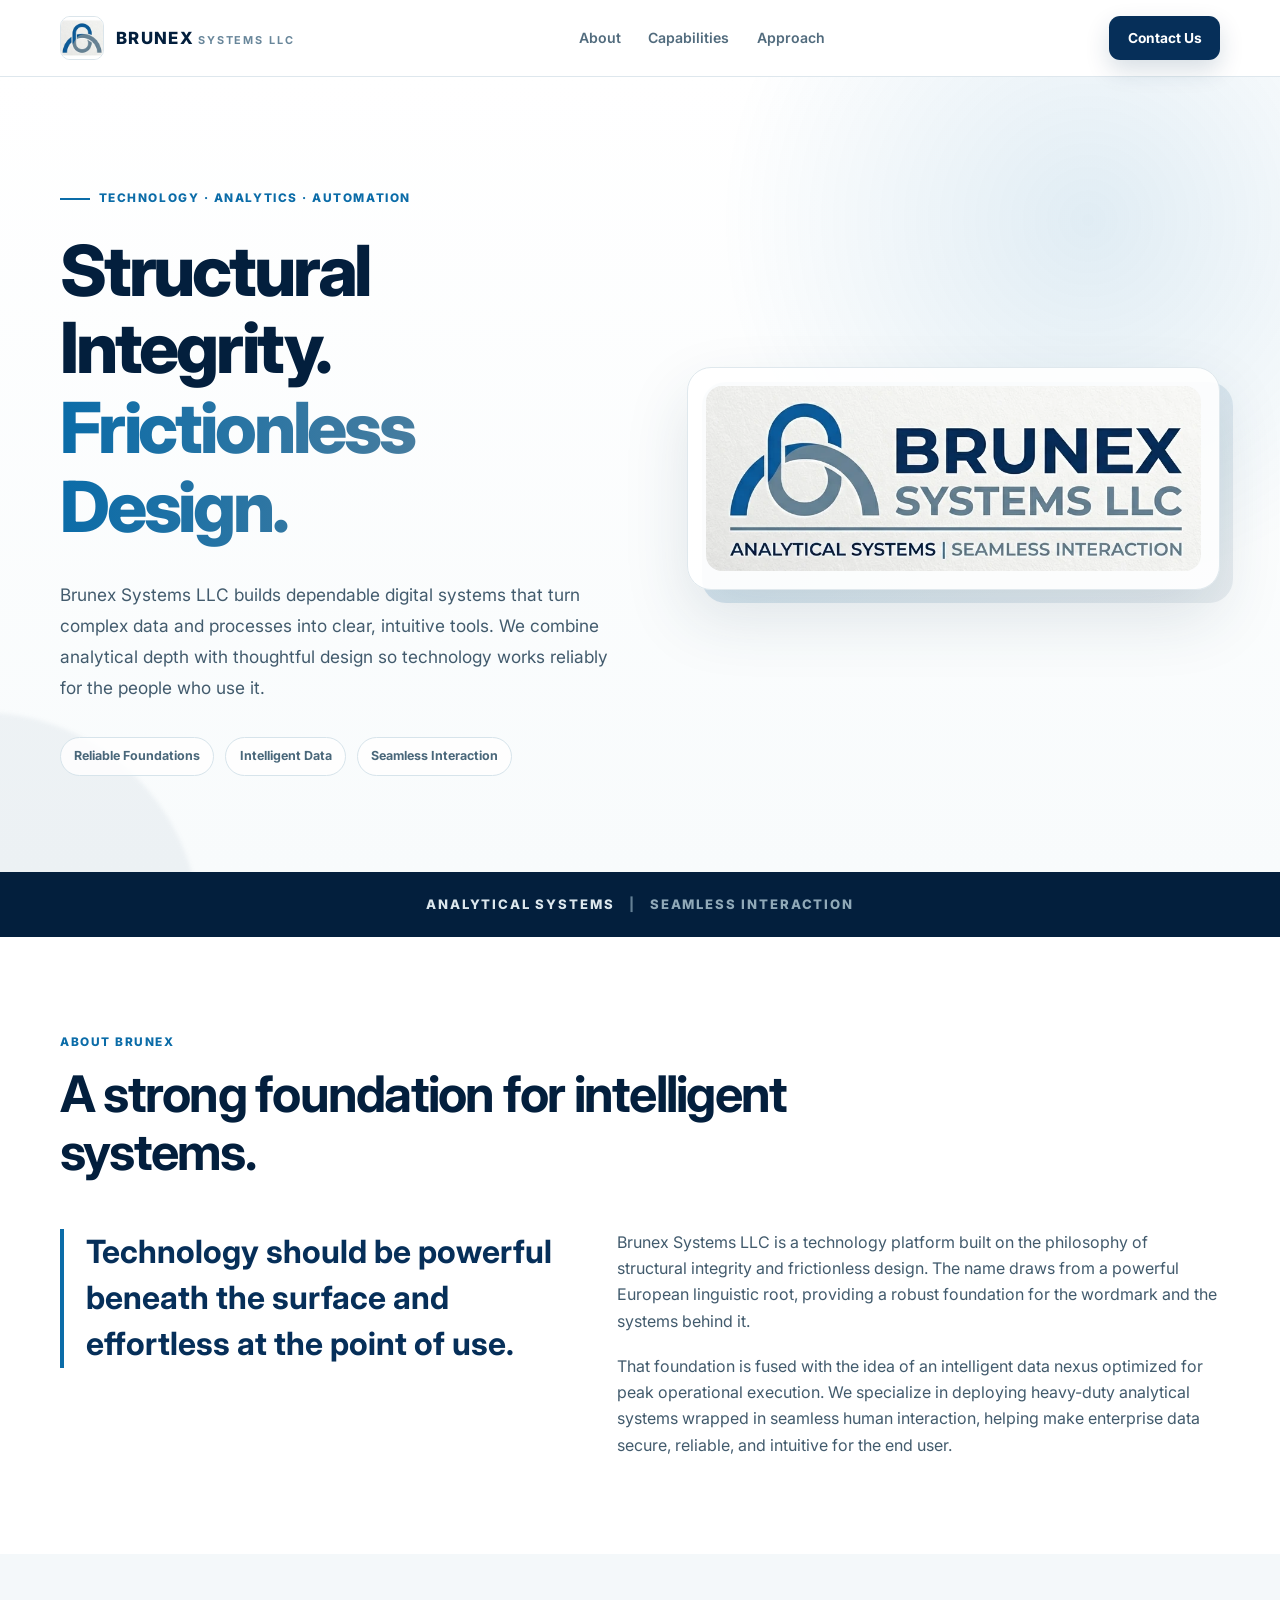
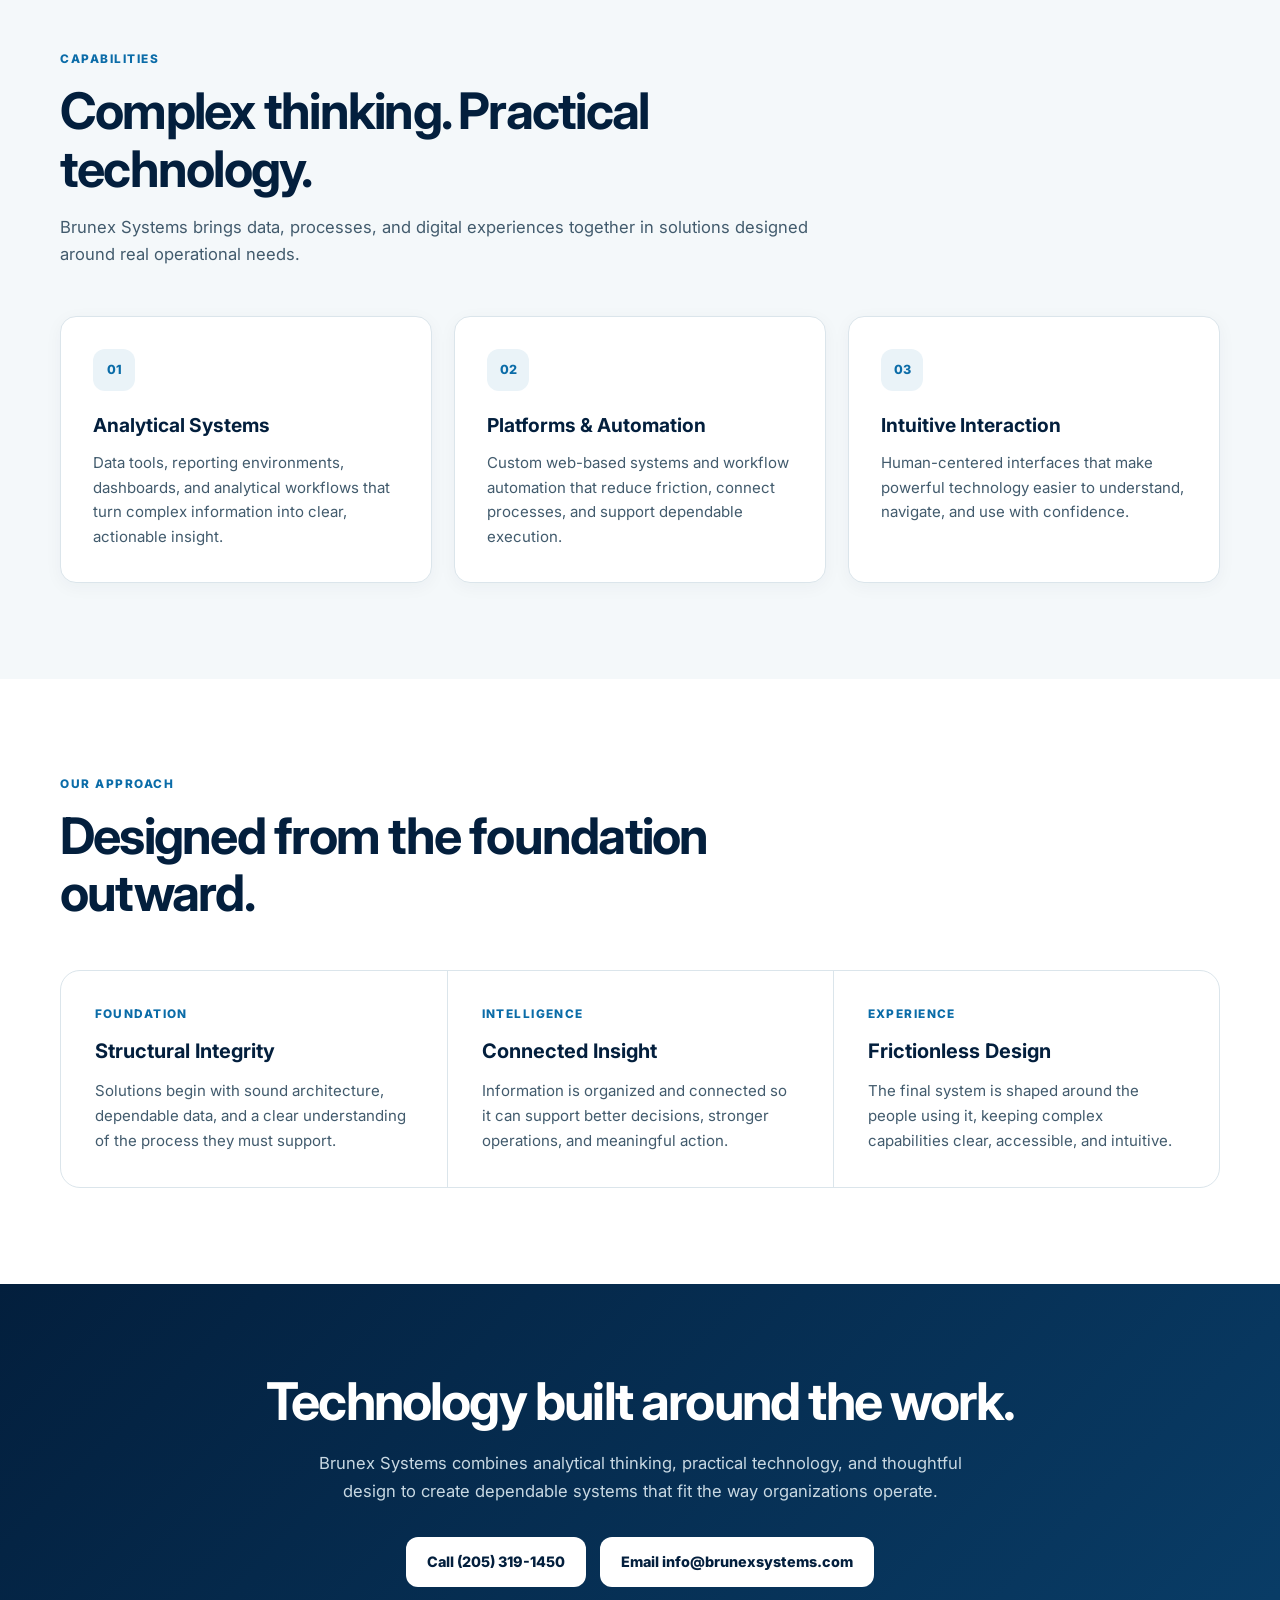
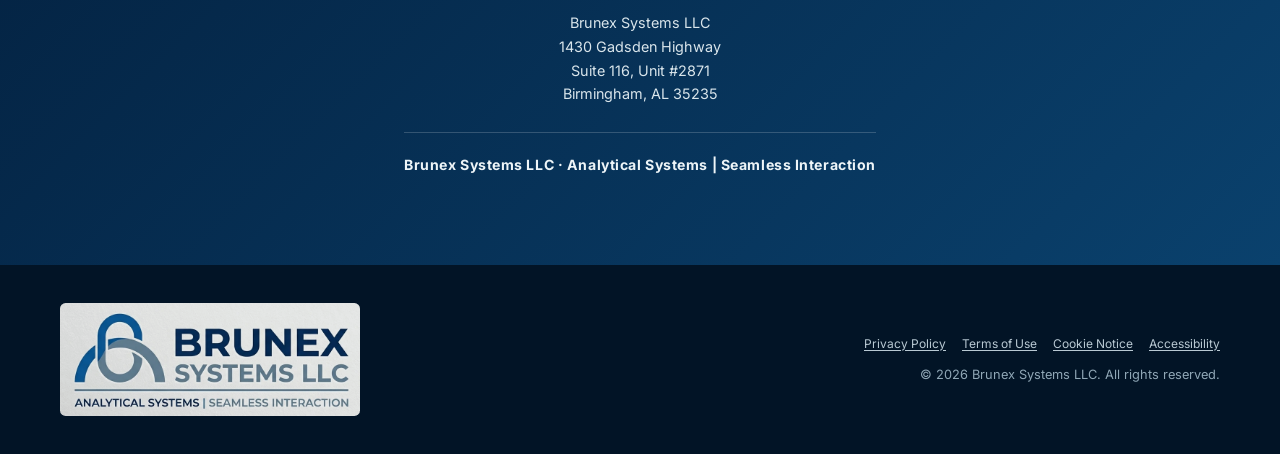
<file: index.html>
<!DOCTYPE html>
<html lang="en">
<head>
  <meta charset="UTF-8" />
  <meta name="viewport" content="width=device-width, initial-scale=1.0" />
  <meta name="description" content="Brunex Systems LLC builds dependable analytical systems with secure, reliable, and intuitive human interaction." />
  <title>Brunex Systems LLC | Analytical Systems, Seamless Interaction</title>
  <style>
    html { scroll-behavior: smooth; }
    body { margin: 0; background: #ffffff; }
  </style>
</head>
<body>

<!-- Brunex Systems LLC — Carrd single-page code embed -->
<style>
@import url('https://fonts.googleapis.com/css2?family=Inter:wght@400;500;600;700;800&display=swap');

#brunex-site,
#brunex-site *,
#brunex-site *::before,
#brunex-site *::after {
  box-sizing: border-box;
}

#brunex-site {
  --navy: #062f59;
  --navy-deep: #031f3d;
  --blue: #0b6ca8;
  --slate: #68869a;
  --ink: #0f2940;
  --text: #425b6d;
  --line: #dbe5eb;
  --soft: #f4f8fa;
  --white: #ffffff;
  width: 100%;
  min-width: 0;
  overflow-x: hidden;
  isolation: isolate;
  background: var(--white);
  color: var(--ink);
  font-family: 'Inter', system-ui, -apple-system, BlinkMacSystemFont, 'Segoe UI', sans-serif;
  line-height: 1.65;
  -webkit-font-smoothing: antialiased;
}

#brunex-site * {
  margin: 0;
  padding: 0;
}

#brunex-site a {
  color: inherit;
  text-decoration: none;
}

#brunex-site ul { list-style: none; }

#brunex-site .container {
  width: min(1160px, calc(100% - 3rem));
  margin: 0 auto;
}

/* Navigation */
#brunex-site .navbar {
  position: sticky;
  top: 0;
  z-index: 50;
  background: rgba(255, 255, 255, 0.96);
  border-bottom: 1px solid rgba(219, 229, 235, 0.9);
  backdrop-filter: blur(12px);
}

#brunex-site .nav-inner {
  min-height: 76px;
  display: flex;
  align-items: center;
  justify-content: space-between;
  gap: 2rem;
}

#brunex-site .brand {
  display: inline-flex;
  align-items: center;
  gap: 0.75rem;
  min-width: 0;
}

#brunex-site .brand-icon {
  width: 44px;
  height: 44px;
  object-fit: cover;
  border-radius: 10px;
  border: 1px solid var(--line);
  background: #fff;
}

#brunex-site .brand-copy { line-height: 1; }
#brunex-site .brand-name {
  font-size: 1.05rem;
  font-weight: 800;
  letter-spacing: 0.08em;
  color: var(--navy-deep);
}
#brunex-site .brand-legal {
  margin-top: 0.28rem;
  color: var(--slate);
  font-size: 0.68rem;
  font-weight: 700;
  letter-spacing: 0.17em;
}

#brunex-site .nav-links {
  display: flex;
  align-items: center;
  gap: 1.7rem;
  color: #516b7d;
  font-size: 0.88rem;
  font-weight: 600;
}

#brunex-site .nav-links a { transition: color 0.2s ease; }
#brunex-site .nav-links a:hover { color: var(--blue); }

#brunex-site .nav-contact {
  display: inline-flex;
  align-items: center;
  justify-content: center;
  min-height: 42px;
  padding: 0.65rem 1.15rem;
  border-radius: 0.7rem;
  background: var(--navy);
  color: #fff;
  font-size: 0.86rem;
  font-weight: 700;
  box-shadow: 0 10px 24px rgba(6, 47, 89, 0.16);
  transition: transform 0.2s ease, background 0.2s ease;
}

#brunex-site .nav-contact:hover {
  background: var(--navy-deep);
  transform: translateY(-1px);
}

/* Hero */
#brunex-site .hero {
  position: relative;
  overflow: hidden;
  padding: 6.5rem 0 6rem;
  background:
    radial-gradient(circle at 85% 18%, rgba(11,108,168,0.12), transparent 29%),
    linear-gradient(180deg, #ffffff 0%, #f8fbfc 100%);
}

#brunex-site .hero::after {
  content: '';
  position: absolute;
  width: 440px;
  height: 440px;
  left: -240px;
  bottom: -280px;
  border-radius: 50%;
  background: rgba(104, 134, 154, 0.08);
  filter: blur(2px);
}

#brunex-site .hero-grid {
  position: relative;
  z-index: 1;
  display: grid;
  grid-template-columns: minmax(0, 1.02fr) minmax(360px, 0.98fr);
  align-items: center;
  gap: 4.5rem;
}

#brunex-site .eyebrow {
  display: inline-flex;
  align-items: center;
  gap: 0.55rem;
  margin-bottom: 1.45rem;
  color: var(--blue);
  font-size: 0.74rem;
  font-weight: 800;
  letter-spacing: 0.13em;
  text-transform: uppercase;
}

#brunex-site .eyebrow::before {
  content: '';
  width: 30px;
  height: 2px;
  background: var(--blue);
}

#brunex-site .hero h1 {
  max-width: 720px;
  font-size: clamp(2.65rem, 5.5vw, 4.65rem);
  line-height: 1.1;
  letter-spacing: -0.045em;
  font-weight: 800;
  color: var(--navy-deep);
  overflow: visible;
}

#brunex-site .hero h1 span {
  display: block;
  margin-top: 0.16rem;
  padding-bottom: 0.08em;
  line-height: 1.12;
  overflow: visible;
  background: linear-gradient(90deg, var(--blue), var(--slate));
  -webkit-background-clip: text;
  background-clip: text;
  color: transparent;
}

#brunex-site .hero-copy {
  max-width: 670px;
  margin-top: 1.65rem;
  color: var(--text);
  font-size: 1.08rem;
  line-height: 1.8;
}

#brunex-site .hero-principles {
  margin-top: 2.1rem;
  display: flex;
  flex-wrap: wrap;
  gap: 0.7rem;
}

#brunex-site .principle-pill {
  padding: 0.52rem 0.82rem;
  border: 1px solid #d7e4eb;
  border-radius: 999px;
  background: rgba(255,255,255,0.82);
  color: #49677a;
  font-size: 0.78rem;
  font-weight: 700;
}

#brunex-site .logo-panel {
  position: relative;
  padding: 1.15rem;
  border: 1px solid #dfe8ed;
  border-radius: 1.5rem;
  background: rgba(255,255,255,0.9);
  box-shadow: 0 28px 65px rgba(33, 65, 85, 0.13);
}

#brunex-site .logo-panel::before {
  content: '';
  position: absolute;
  inset: 14px -14px -14px 14px;
  z-index: -1;
  border-radius: 1.5rem;
  background: linear-gradient(135deg, rgba(11,108,168,0.18), rgba(104,134,154,0.12));
}

#brunex-site .hero-logo {
  display: block;
  width: 100%;
  height: auto;
  border-radius: 1rem;
}

/* Tagline */
#brunex-site .tagline-bar {
  background: var(--navy-deep);
  color: #dce7ed;
  padding: 1.35rem 0;
}

#brunex-site .tagline-inner {
  display: flex;
  align-items: center;
  justify-content: center;
  flex-wrap: wrap;
  gap: 0.9rem;
  text-align: center;
  font-size: 0.82rem;
  font-weight: 800;
  letter-spacing: 0.14em;
  text-transform: uppercase;
}

#brunex-site .tagline-divider { color: #648095; }
#brunex-site .tagline-soft { color: #90a9b8; }

/* Shared sections */
#brunex-site .section { padding: 6rem 0; }
#brunex-site .section-soft { background: var(--soft); }

#brunex-site .section-heading {
  max-width: 760px;
  margin-bottom: 3rem;
}

#brunex-site .section-kicker {
  margin-bottom: 0.75rem;
  color: var(--blue);
  font-size: 0.74rem;
  font-weight: 800;
  letter-spacing: 0.13em;
  text-transform: uppercase;
}

#brunex-site .section-heading h2 {
  font-size: clamp(2rem, 4vw, 3.15rem);
  line-height: 1.15;
  letter-spacing: -0.035em;
  color: var(--navy-deep);
}

#brunex-site .section-heading p {
  margin-top: 1rem;
  color: var(--text);
  font-size: 1.04rem;
}

/* About */
#brunex-site .about-grid {
  display: grid;
  grid-template-columns: minmax(0, 0.9fr) minmax(0, 1.1fr);
  gap: 4rem;
  align-items: start;
}

#brunex-site .about-statement {
  padding-left: 1.35rem;
  border-left: 4px solid var(--blue);
  color: var(--navy);
  font-size: clamp(1.35rem, 2.5vw, 2rem);
  font-weight: 700;
  line-height: 1.45;
}

#brunex-site .about-copy {
  display: grid;
  gap: 1.15rem;
  color: var(--text);
  font-size: 1rem;
}

/* Capabilities */
#brunex-site .cards {
  display: grid;
  grid-template-columns: repeat(3, minmax(0, 1fr));
  gap: 1.4rem;
}

#brunex-site .card {
  min-height: 100%;
  padding: 2rem;
  border: 1px solid var(--line);
  border-radius: 1rem;
  background: #fff;
  box-shadow: 0 4px 18px rgba(20, 52, 72, 0.045);
}

#brunex-site .card-number {
  width: 42px;
  height: 42px;
  display: grid;
  place-items: center;
  margin-bottom: 1.35rem;
  border-radius: 0.75rem;
  background: #eaf3f8;
  color: var(--blue);
  font-size: 0.79rem;
  font-weight: 800;
}

#brunex-site .card h3 {
  color: var(--navy-deep);
  font-size: 1.2rem;
  line-height: 1.3;
}

#brunex-site .card p {
  margin-top: 0.8rem;
  color: var(--text);
  font-size: 0.94rem;
}

/* Principles */
#brunex-site .principles-grid {
  display: grid;
  grid-template-columns: repeat(3, minmax(0, 1fr));
  overflow: hidden;
  border: 1px solid var(--line);
  border-radius: 1.25rem;
  background: #fff;
}

#brunex-site .principle { padding: 2.1rem; }
#brunex-site .principle + .principle { border-left: 1px solid var(--line); }
#brunex-site .principle-label {
  color: var(--blue);
  font-size: 0.74rem;
  font-weight: 800;
  letter-spacing: 0.12em;
  text-transform: uppercase;
}
#brunex-site .principle h3 {
  margin-top: 0.65rem;
  color: var(--navy-deep);
  font-size: 1.25rem;
}
#brunex-site .principle p {
  margin-top: 0.7rem;
  color: var(--text);
  font-size: 0.94rem;
}

/* Contact */
#brunex-site .contact {
  padding: 5.5rem 0;
  background: linear-gradient(135deg, var(--navy-deep), #0a416d);
  color: #fff;
}

#brunex-site .contact-inner {
  max-width: 820px;
  text-align: center;
}

#brunex-site .contact h2 {
  font-size: clamp(2rem, 4.5vw, 3.25rem);
  line-height: 1.15;
  letter-spacing: -0.035em;
}

#brunex-site .contact p {
  max-width: 690px;
  margin: 1.15rem auto 0;
  color: #c8d8e2;
  font-size: 1.04rem;
}

#brunex-site .contact-actions {
  display: flex;
  justify-content: center;
  flex-wrap: wrap;
  gap: 0.9rem;
  margin-top: 2rem;
}

#brunex-site .contact-link {
  display: inline-flex;
  align-items: center;
  justify-content: center;
  min-height: 48px;
  padding: 0.75rem 1.25rem;
  border: 1px solid rgba(255,255,255,0.3);
  border-radius: 0.75rem;
  background: #fff;
  color: var(--navy-deep);
  font-size: 0.9rem;
  font-weight: 800;
  transition: transform 0.2s ease, background 0.2s ease;
}

#brunex-site .contact-link:hover {
  background: #eef5f8;
  transform: translateY(-2px);
}

#brunex-site .phone-desktop { display: none; }

@media (hover: hover) and (pointer: fine) {
  #brunex-site .phone-mobile { display: none; }
  #brunex-site .phone-desktop {
    display: inline-flex;
    cursor: default;
  }
  #brunex-site .phone-desktop:hover {
    background: #fff;
    transform: none;
  }
}

#brunex-site .contact-note {
  display: inline-block;
  margin-top: 1.65rem;
  padding-top: 1.2rem;
  border-top: 1px solid rgba(255,255,255,0.18);
  color: #eef5f8;
  font-size: 0.88rem;
  font-weight: 700;
  letter-spacing: 0.04em;
}

/* Footer */
#brunex-site .footer {
  padding: 2.4rem 0;
  background: #021426;
  color: #90a7b6;
}

#brunex-site .footer-inner {
  display: flex;
  align-items: center;
  justify-content: space-between;
  gap: 2rem;
}

#brunex-site .footer-logo {
  width: min(300px, 52vw);
  height: auto;
  border-radius: 0.35rem;
  opacity: 0.93;
}

#brunex-site .copyright {
  text-align: right;
  font-size: 0.8rem;
}

#brunex-site .contact-address {
  margin-top: 1.5rem;
  color: #d9e5eb;
  font-size: 0.9rem;
  font-style: normal;
  line-height: 1.65;
}

#brunex-site .footer-meta {
  display: grid;
  justify-items: end;
  gap: 0.65rem;
}

#brunex-site .footer-links {
  display: flex;
  justify-content: flex-end;
  flex-wrap: wrap;
  gap: 0.45rem 1rem;
  font-size: 0.75rem;
}

#brunex-site .footer-links a {
  color: #b9c9d3;
  text-decoration: underline;
  text-underline-offset: 0.2em;
}

#brunex-site .footer-links a:hover { color: #fff; }

@media (max-width: 900px) {
  #brunex-site .logo-panel {
    width: 80%;
    max-width: 500px;
    margin: 0 auto;
  }

  #brunex-site .hero { padding: 5rem 0; }
  #brunex-site .hero-grid {
    grid-template-columns: 1fr;
    gap: 3.25rem;
  }
  #brunex-site .hero-content { max-width: 760px; }
  #brunex-site .logo-panel { max-width: 680px; }
  #brunex-site .about-grid { grid-template-columns: 1fr; gap: 2rem; }
  #brunex-site .cards { grid-template-columns: 1fr; }
}

@media (max-width: 700px) {
  #brunex-site .container { width: min(100% - 2rem, 1160px); }
  #brunex-site .navbar { position: relative; }
  #brunex-site .nav-inner { min-height: 68px; gap: 0.8rem; }
  #brunex-site .brand-icon { width: 38px; height: 38px; }
  #brunex-site .brand-name { font-size: 0.9rem; }
  #brunex-site .brand-legal { font-size: 0.58rem; }
  #brunex-site .nav-contact { padding: 0.55rem 0.8rem; font-size: 0.76rem; }
  #brunex-site .hero { padding: 4.25rem 0; }
  #brunex-site .hero-copy { font-size: 1rem; }
  #brunex-site .section { padding: 4.5rem 0; }
  #brunex-site .principles-grid { grid-template-columns: 1fr; }
  #brunex-site .principle + .principle { border-left: 0; border-top: 1px solid var(--line); }
  #brunex-site .footer-inner { flex-direction: column; align-items: flex-start; }
  #brunex-site .copyright { text-align: left; }
  #brunex-site .footer-meta { justify-items: start; }
  #brunex-site .footer-links { justify-content: flex-start; }
}
</style>

<div id="brunex-site">
  <nav class="navbar" aria-label="Main navigation">
    <div class="container nav-inner">
      <a class="brand" href="#home" aria-label="Brunex Systems LLC home">
        <img class="brand-icon" src="[data-uri]" alt="Brunex Systems symbol" />
        <span class="brand-copy">
          <span class="brand-name">BRUNEX</span>
          <span class="brand-legal">SYSTEMS LLC</span>
        </span>
      </a>

      <ul class="nav-links">
        <li><a href="#about">About</a></li>
        <li><a href="#capabilities">Capabilities</a></li>
        <li><a href="#principles">Approach</a></li>
      </ul>

      <a class="nav-contact" href="#contact">Contact Us</a>
    </div>
  </nav>

  <main>
    <section class="hero" id="home">
      <div class="container hero-grid">
        <div class="hero-content">
          <div class="eyebrow">Technology · Analytics · Automation</div>
          <h1>
            Structural Integrity.
            <span>Frictionless Design.</span>
          </h1>
          <p class="hero-copy">
            Brunex Systems LLC builds dependable digital systems that turn complex data and processes into clear, intuitive tools. We combine analytical depth with thoughtful design so technology works reliably for the people who use it.
          </p>
          <div class="hero-principles" aria-label="Brunex Systems principles">
            <span class="principle-pill">Reliable Foundations</span>
            <span class="principle-pill">Intelligent Data</span>
            <span class="principle-pill">Seamless Interaction</span>
          </div>
        </div>

        <div class="logo-panel">
          <img class="hero-logo" src="[data-uri]" alt="Brunex Systems LLC — Analytical Systems, Seamless Interaction" />
        </div>
      </div>
    </section>

    <section class="tagline-bar" aria-label="Brunex Systems tagline">
      <div class="container tagline-inner">
        <span>Analytical Systems</span>
        <span class="tagline-divider">|</span>
        <span class="tagline-soft">Seamless Interaction</span>
      </div>
    </section>

    <section class="section" id="about">
      <div class="container">
        <div class="section-heading">
          <div class="section-kicker">About Brunex</div>
          <h2>A strong foundation for intelligent systems.</h2>
        </div>

        <div class="about-grid">
          <div class="about-statement">
            Technology should be powerful beneath the surface and effortless at the point of use.
          </div>
          <div class="about-copy">
            <p>
              Brunex Systems LLC is a technology platform built on the philosophy of structural integrity and frictionless design. The name draws from a powerful European linguistic root, providing a robust foundation for the wordmark and the systems behind it.
            </p>
            <p>
              That foundation is fused with the idea of an intelligent data nexus optimized for peak operational execution. We specialize in deploying heavy-duty analytical systems wrapped in seamless human interaction, helping make enterprise data secure, reliable, and intuitive for the end user.
            </p>
          </div>
        </div>
      </div>
    </section>

    <section class="section section-soft" id="capabilities">
      <div class="container">
        <div class="section-heading">
          <div class="section-kicker">Capabilities</div>
          <h2>Complex thinking. Practical technology.</h2>
          <p>Brunex Systems brings data, processes, and digital experiences together in solutions designed around real operational needs.</p>
        </div>

        <div class="cards">
          <article class="card">
            <div class="card-number">01</div>
            <h3>Analytical Systems</h3>
            <p>Data tools, reporting environments, dashboards, and analytical workflows that turn complex information into clear, actionable insight.</p>
          </article>

          <article class="card">
            <div class="card-number">02</div>
            <h3>Platforms &amp; Automation</h3>
            <p>Custom web-based systems and workflow automation that reduce friction, connect processes, and support dependable execution.</p>
          </article>

          <article class="card">
            <div class="card-number">03</div>
            <h3>Intuitive Interaction</h3>
            <p>Human-centered interfaces that make powerful technology easier to understand, navigate, and use with confidence.</p>
          </article>
        </div>
      </div>
    </section>

    <section class="section" id="principles">
      <div class="container">
        <div class="section-heading">
          <div class="section-kicker">Our Approach</div>
          <h2>Designed from the foundation outward.</h2>
        </div>

        <div class="principles-grid">
          <article class="principle">
            <div class="principle-label">Foundation</div>
            <h3>Structural Integrity</h3>
            <p>Solutions begin with sound architecture, dependable data, and a clear understanding of the process they must support.</p>
          </article>

          <article class="principle">
            <div class="principle-label">Intelligence</div>
            <h3>Connected Insight</h3>
            <p>Information is organized and connected so it can support better decisions, stronger operations, and meaningful action.</p>
          </article>

          <article class="principle">
            <div class="principle-label">Experience</div>
            <h3>Frictionless Design</h3>
            <p>The final system is shaped around the people using it, keeping complex capabilities clear, accessible, and intuitive.</p>
          </article>
        </div>
      </div>
    </section>

    <section class="contact" id="contact">
      <div class="container contact-inner">
        <h2>Technology built around the work.</h2>
        <p>
          Brunex Systems combines analytical thinking, practical technology, and thoughtful design to create dependable systems that fit the way organizations operate.
        </p>
        <div class="contact-actions" aria-label="Contact Brunex Systems">
          <a class="contact-link phone-mobile" href="tel:+12053191450">Call (205) 319-1450</a>
          <span class="contact-link phone-desktop">Call (205) 319-1450</span>
          <a class="contact-link" href="mailto:info@brunexsystems.com">Email info@brunexsystems.com</a>
        </div>
        <address class="contact-address">
          Brunex Systems LLC<br>
          1430 Gadsden Highway<br>
          Suite 116, Unit #2871<br>
          Birmingham, AL 35235
        </address>
        <div class="contact-note">Brunex Systems LLC · Analytical Systems | Seamless Interaction</div>
      </div>
    </section>
  </main>

  <footer class="footer">
    <div class="container footer-inner">
      <img class="footer-logo" src="[data-uri]" alt="Brunex Systems LLC" />
      <div class="footer-meta">
        <nav class="footer-links" aria-label="Legal and accessibility">
          <a href="privacy.html">Privacy Policy</a>
          <a href="terms.html">Terms of Use</a>
          <a href="cookies.html">Cookie Notice</a>
          <a href="accessibility.html">Accessibility</a>
        </nav>
        <div class="copyright">© 2026 Brunex Systems LLC. All rights reserved.</div>
      </div>
    </div>
  </footer>
</div>

</body>
</html>
</file>
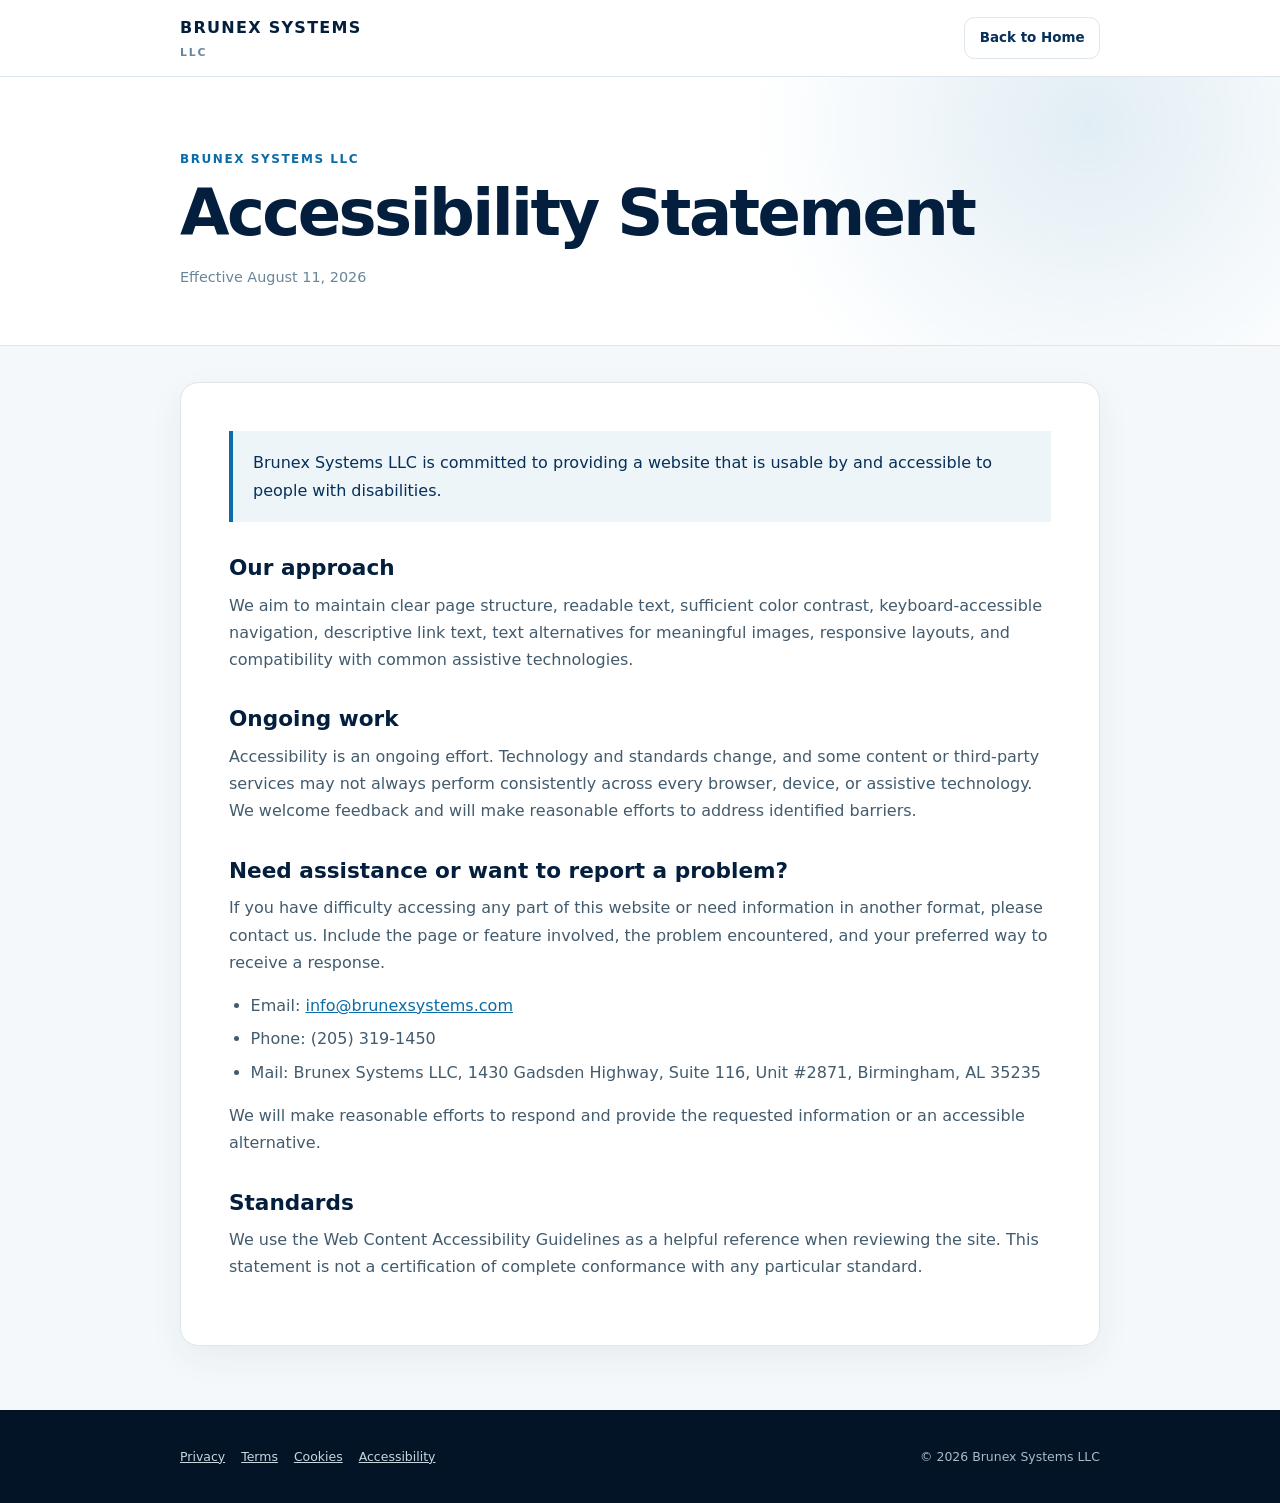
<file: accessibility.html>
<!doctype html>
<html lang="en">
<head>
  <meta charset="utf-8">
  <meta name="viewport" content="width=device-width, initial-scale=1">
  <meta name="description" content="Accessibility Statement for the Brunex Systems LLC website.">
  <title>Accessibility Statement | Brunex Systems LLC</title>
  <link rel="stylesheet" href="policy.css">
</head>
<body>
  <header class="site-header"><div class="container header-inner"><a class="brand" href="index.html"><span class="brand-name">BRUNEX SYSTEMS</span><span class="brand-legal">LLC</span></a><a class="home-link" href="index.html">Back to Home</a></div></header>
  <main>
    <section class="hero"><div class="container"><div class="eyebrow">Brunex Systems LLC</div><h1>Accessibility Statement</h1><p class="updated">Effective August 11, 2026</p></div></section>
    <article class="container policy">
      <p class="summary">Brunex Systems LLC is committed to providing a website that is usable by and accessible to people with disabilities.</p>
      <h2>Our approach</h2>
      <p>We aim to maintain clear page structure, readable text, sufficient color contrast, keyboard-accessible navigation, descriptive link text, text alternatives for meaningful images, responsive layouts, and compatibility with common assistive technologies.</p>
      <h2>Ongoing work</h2>
      <p>Accessibility is an ongoing effort. Technology and standards change, and some content or third-party services may not always perform consistently across every browser, device, or assistive technology. We welcome feedback and will make reasonable efforts to address identified barriers.</p>
      <h2>Need assistance or want to report a problem?</h2>
      <p>If you have difficulty accessing any part of this website or need information in another format, please contact us. Include the page or feature involved, the problem encountered, and your preferred way to receive a response.</p>
      <ul>
        <li>Email: <a href="mailto:info@brunexsystems.com?subject=Website%20accessibility">info@brunexsystems.com</a></li>
        <li>Phone: (205) 319-1450</li>
        <li>Mail: Brunex Systems LLC, 1430 Gadsden Highway, Suite 116, Unit #2871, Birmingham, AL 35235</li>
      </ul>
      <p>We will make reasonable efforts to respond and provide the requested information or an accessible alternative.</p>
      <h2>Standards</h2>
      <p>We use the Web Content Accessibility Guidelines as a helpful reference when reviewing the site. This statement is not a certification of complete conformance with any particular standard.</p>
    </article>
  </main>
  <footer class="site-footer"><div class="container footer-inner"><nav class="footer-links" aria-label="Policies"><a href="privacy.html">Privacy</a><a href="terms.html">Terms</a><a href="cookies.html">Cookies</a><a href="accessibility.html">Accessibility</a></nav><div class="copyright">© 2026 Brunex Systems LLC</div></div></footer>
</body>
</html>
</file>
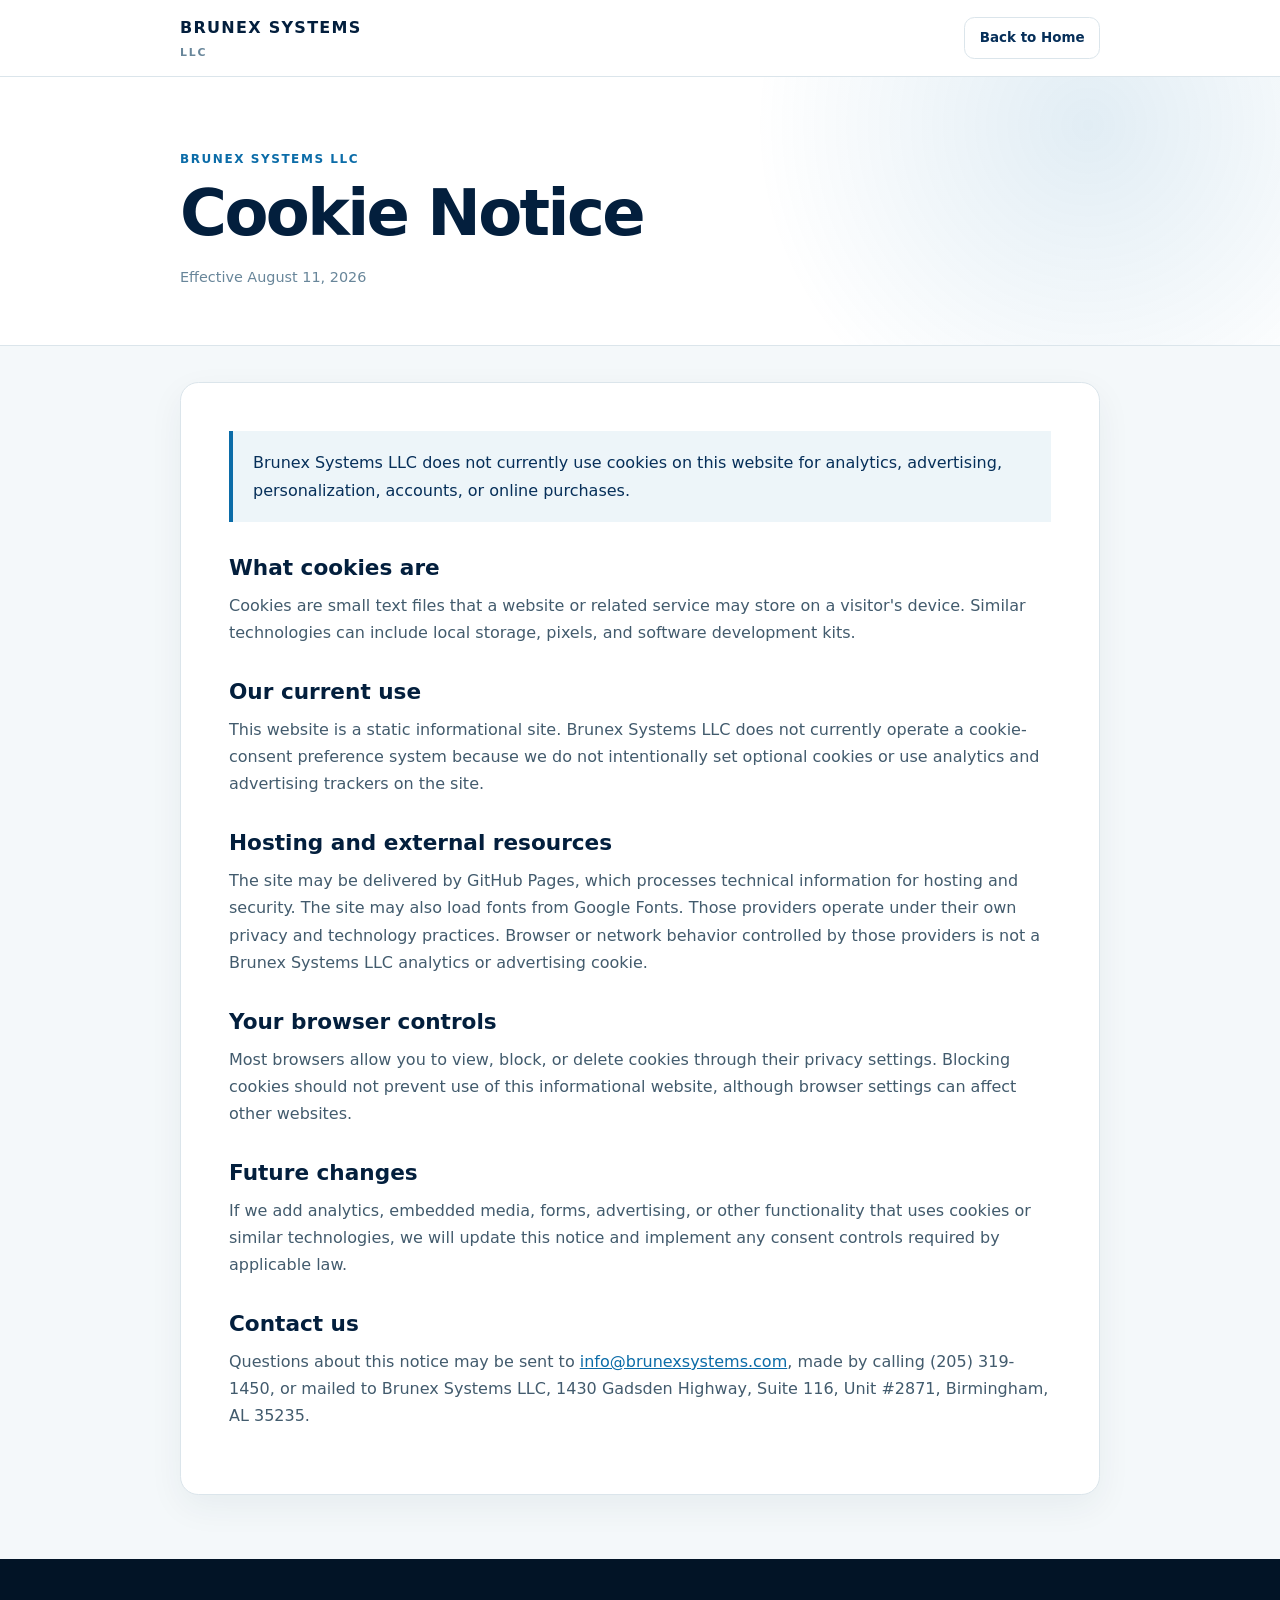
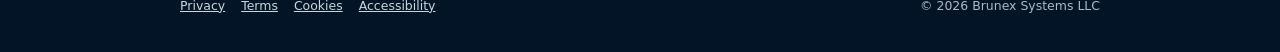
<file: cookies.html>
<!doctype html>
<html lang="en">
<head>
  <meta charset="utf-8">
  <meta name="viewport" content="width=device-width, initial-scale=1">
  <meta name="description" content="Cookie Notice for the Brunex Systems LLC website.">
  <title>Cookie Notice | Brunex Systems LLC</title>
  <link rel="stylesheet" href="policy.css">
</head>
<body>
  <header class="site-header"><div class="container header-inner"><a class="brand" href="index.html"><span class="brand-name">BRUNEX SYSTEMS</span><span class="brand-legal">LLC</span></a><a class="home-link" href="index.html">Back to Home</a></div></header>
  <main>
    <section class="hero"><div class="container"><div class="eyebrow">Brunex Systems LLC</div><h1>Cookie Notice</h1><p class="updated">Effective August 11, 2026</p></div></section>
    <article class="container policy">
      <p class="summary">Brunex Systems LLC does not currently use cookies on this website for analytics, advertising, personalization, accounts, or online purchases.</p>
      <h2>What cookies are</h2>
      <p>Cookies are small text files that a website or related service may store on a visitor's device. Similar technologies can include local storage, pixels, and software development kits.</p>
      <h2>Our current use</h2>
      <p>This website is a static informational site. Brunex Systems LLC does not currently operate a cookie-consent preference system because we do not intentionally set optional cookies or use analytics and advertising trackers on the site.</p>
      <h2>Hosting and external resources</h2>
      <p>The site may be delivered by GitHub Pages, which processes technical information for hosting and security. The site may also load fonts from Google Fonts. Those providers operate under their own privacy and technology practices. Browser or network behavior controlled by those providers is not a Brunex Systems LLC analytics or advertising cookie.</p>
      <h2>Your browser controls</h2>
      <p>Most browsers allow you to view, block, or delete cookies through their privacy settings. Blocking cookies should not prevent use of this informational website, although browser settings can affect other websites.</p>
      <h2>Future changes</h2>
      <p>If we add analytics, embedded media, forms, advertising, or other functionality that uses cookies or similar technologies, we will update this notice and implement any consent controls required by applicable law.</p>
      <h2>Contact us</h2>
      <p>Questions about this notice may be sent to <a href="mailto:info@brunexsystems.com">info@brunexsystems.com</a>, made by calling (205) 319-1450, or mailed to Brunex Systems LLC, 1430 Gadsden Highway, Suite 116, Unit #2871, Birmingham, AL 35235.</p>
    </article>
  </main>
  <footer class="site-footer"><div class="container footer-inner"><nav class="footer-links" aria-label="Policies"><a href="privacy.html">Privacy</a><a href="terms.html">Terms</a><a href="cookies.html">Cookies</a><a href="accessibility.html">Accessibility</a></nav><div class="copyright">© 2026 Brunex Systems LLC</div></div></footer>
</body>
</html>
</file>
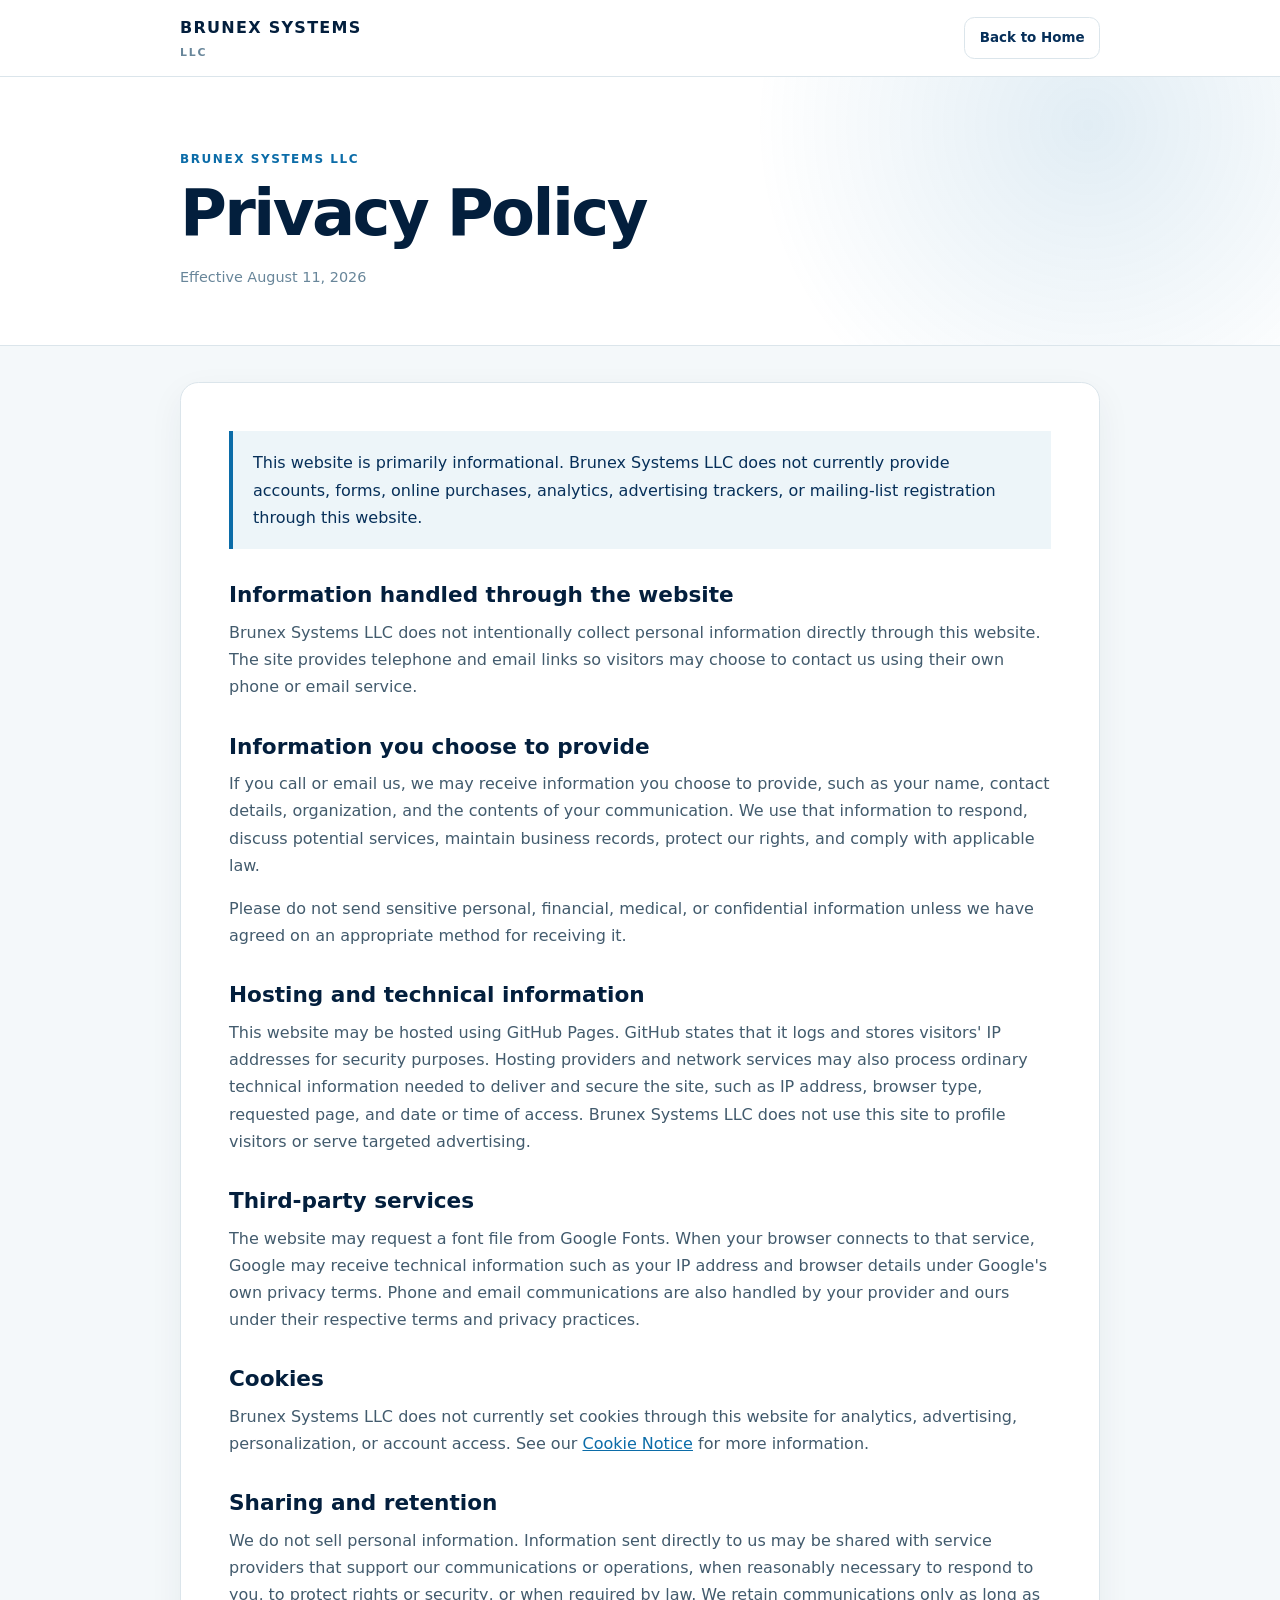
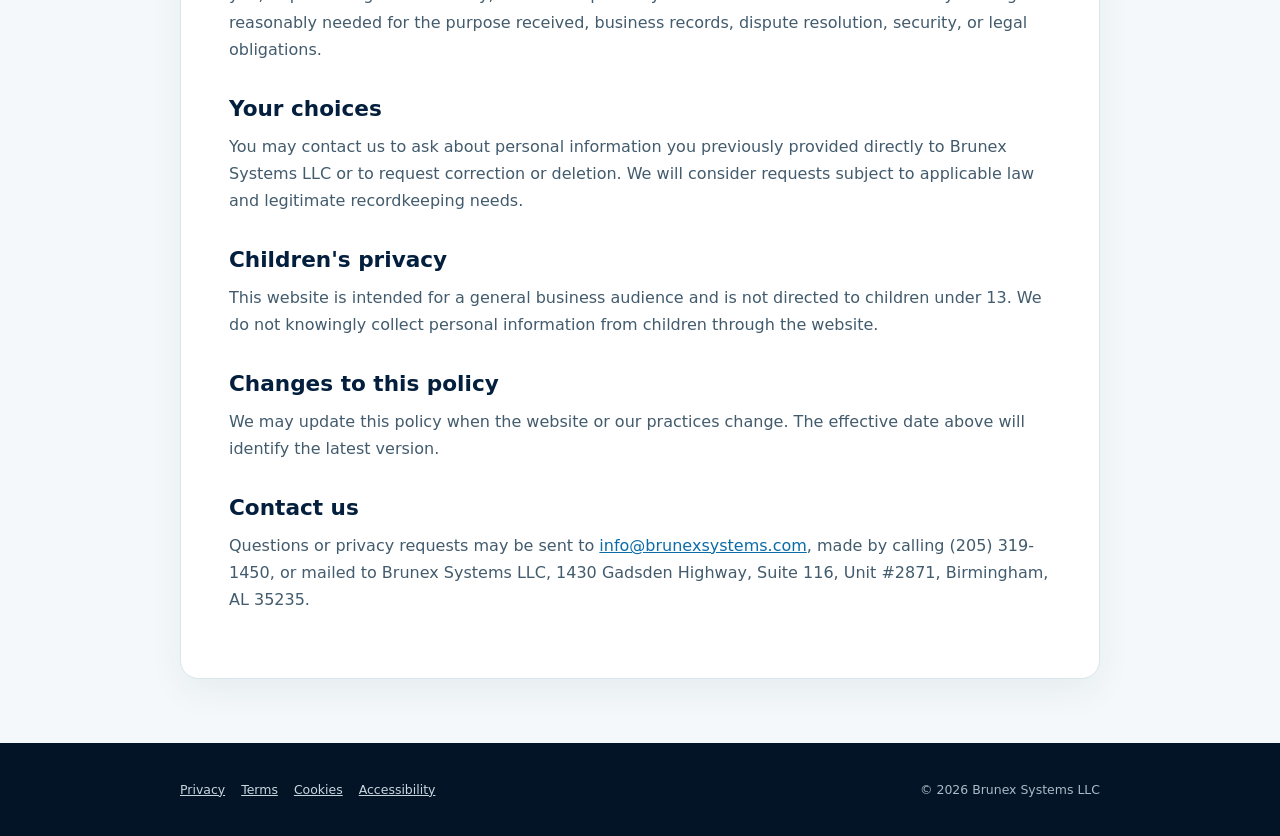
<file: privacy.html>
<!doctype html>
<html lang="en">
<head>
  <meta charset="utf-8">
  <meta name="viewport" content="width=device-width, initial-scale=1">
  <meta name="description" content="Privacy Policy for the Brunex Systems LLC website.">
  <title>Privacy Policy | Brunex Systems LLC</title>
  <link rel="stylesheet" href="policy.css">
</head>
<body>
  <header class="site-header"><div class="container header-inner"><a class="brand" href="index.html"><span class="brand-name">BRUNEX SYSTEMS</span><span class="brand-legal">LLC</span></a><a class="home-link" href="index.html">Back to Home</a></div></header>
  <main>
    <section class="hero"><div class="container"><div class="eyebrow">Brunex Systems LLC</div><h1>Privacy Policy</h1><p class="updated">Effective August 11, 2026</p></div></section>
    <article class="container policy">
      <p class="summary">This website is primarily informational. Brunex Systems LLC does not currently provide accounts, forms, online purchases, analytics, advertising trackers, or mailing-list registration through this website.</p>
      <h2>Information handled through the website</h2>
      <p>Brunex Systems LLC does not intentionally collect personal information directly through this website. The site provides telephone and email links so visitors may choose to contact us using their own phone or email service.</p>
      <h2>Information you choose to provide</h2>
      <p>If you call or email us, we may receive information you choose to provide, such as your name, contact details, organization, and the contents of your communication. We use that information to respond, discuss potential services, maintain business records, protect our rights, and comply with applicable law.</p>
      <p>Please do not send sensitive personal, financial, medical, or confidential information unless we have agreed on an appropriate method for receiving it.</p>
      <h2>Hosting and technical information</h2>
      <p>This website may be hosted using GitHub Pages. GitHub states that it logs and stores visitors' IP addresses for security purposes. Hosting providers and network services may also process ordinary technical information needed to deliver and secure the site, such as IP address, browser type, requested page, and date or time of access. Brunex Systems LLC does not use this site to profile visitors or serve targeted advertising.</p>
      <h2>Third-party services</h2>
      <p>The website may request a font file from Google Fonts. When your browser connects to that service, Google may receive technical information such as your IP address and browser details under Google's own privacy terms. Phone and email communications are also handled by your provider and ours under their respective terms and privacy practices.</p>
      <h2>Cookies</h2>
      <p>Brunex Systems LLC does not currently set cookies through this website for analytics, advertising, personalization, or account access. See our <a href="cookies.html">Cookie Notice</a> for more information.</p>
      <h2>Sharing and retention</h2>
      <p>We do not sell personal information. Information sent directly to us may be shared with service providers that support our communications or operations, when reasonably necessary to respond to you, to protect rights or security, or when required by law. We retain communications only as long as reasonably needed for the purpose received, business records, dispute resolution, security, or legal obligations.</p>
      <h2>Your choices</h2>
      <p>You may contact us to ask about personal information you previously provided directly to Brunex Systems LLC or to request correction or deletion. We will consider requests subject to applicable law and legitimate recordkeeping needs.</p>
      <h2>Children's privacy</h2>
      <p>This website is intended for a general business audience and is not directed to children under 13. We do not knowingly collect personal information from children through the website.</p>
      <h2>Changes to this policy</h2>
      <p>We may update this policy when the website or our practices change. The effective date above will identify the latest version.</p>
      <h2>Contact us</h2>
      <p>Questions or privacy requests may be sent to <a href="mailto:info@brunexsystems.com">info@brunexsystems.com</a>, made by calling (205) 319-1450, or mailed to Brunex Systems LLC, 1430 Gadsden Highway, Suite 116, Unit #2871, Birmingham, AL 35235.</p>
    </article>
  </main>
  <footer class="site-footer"><div class="container footer-inner"><nav class="footer-links" aria-label="Policies"><a href="privacy.html">Privacy</a><a href="terms.html">Terms</a><a href="cookies.html">Cookies</a><a href="accessibility.html">Accessibility</a></nav><div class="copyright">© 2026 Brunex Systems LLC</div></div></footer>
</body>
</html>
</file>
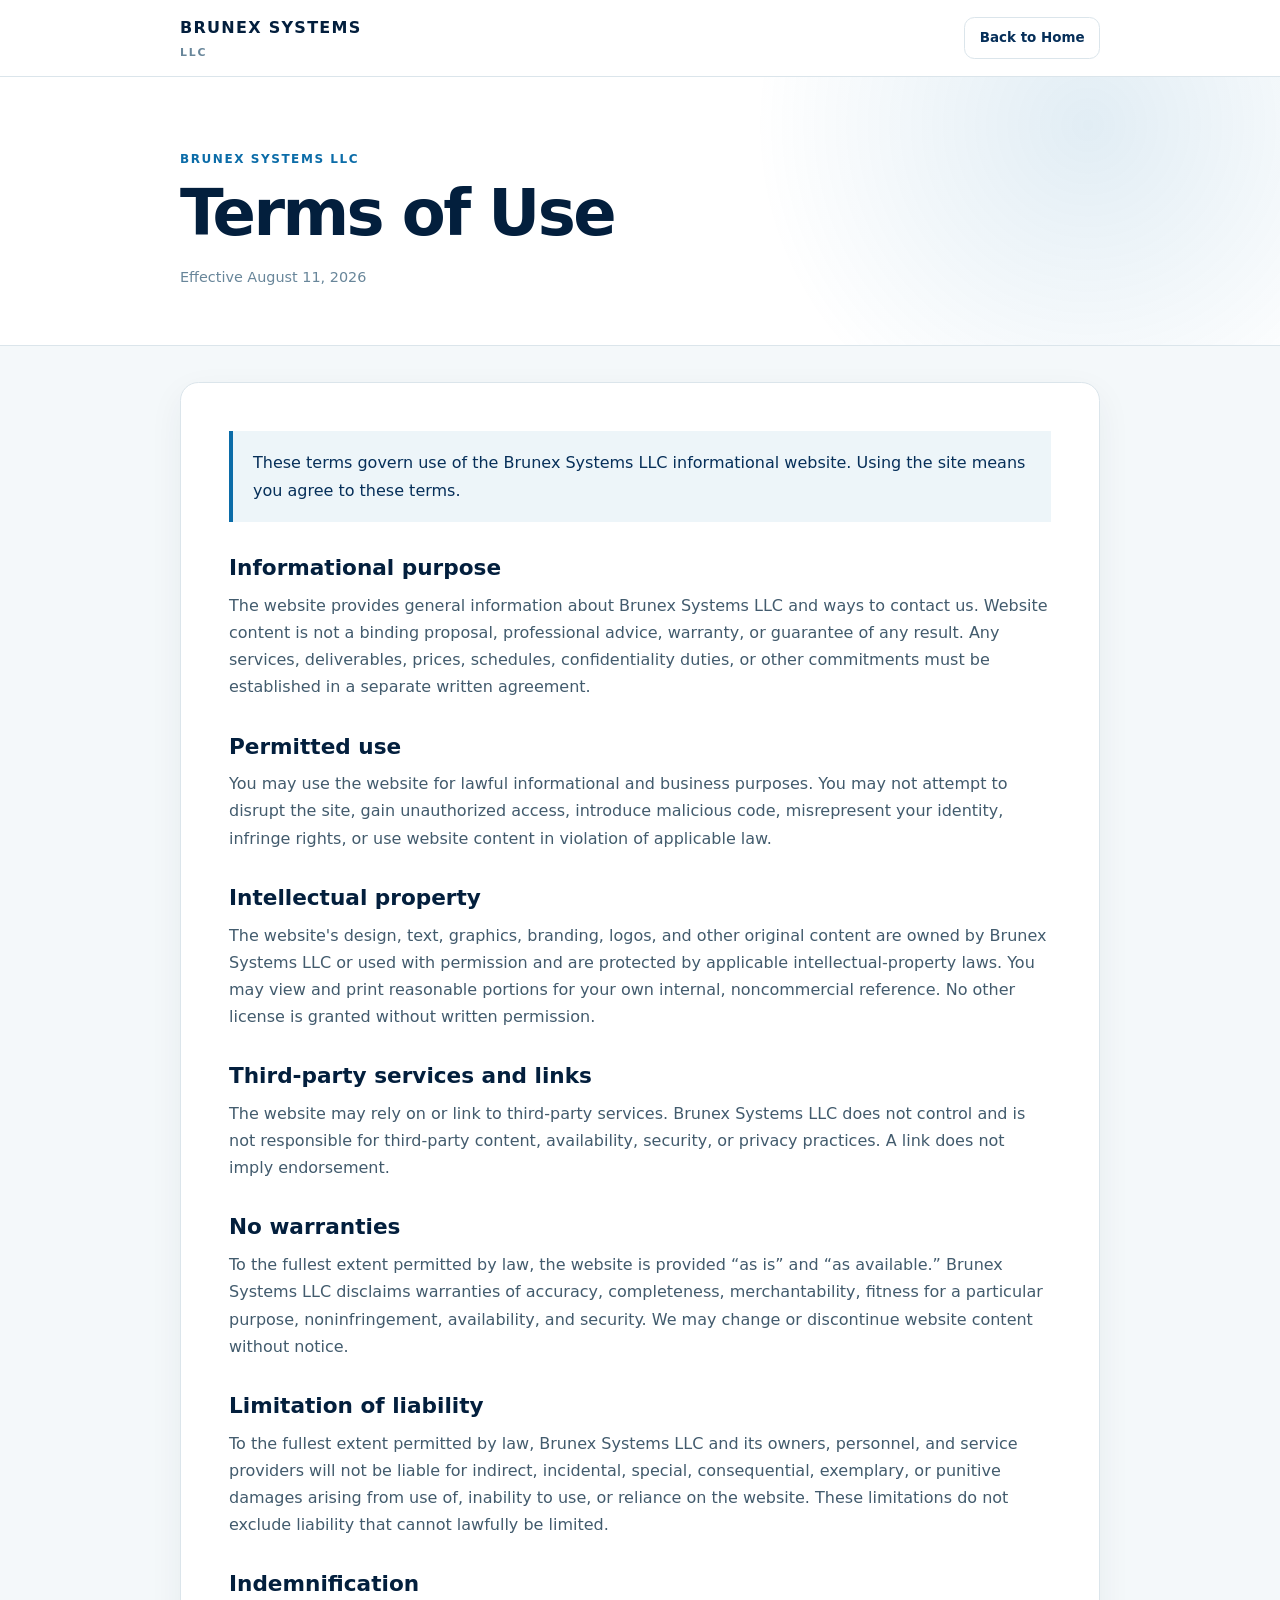
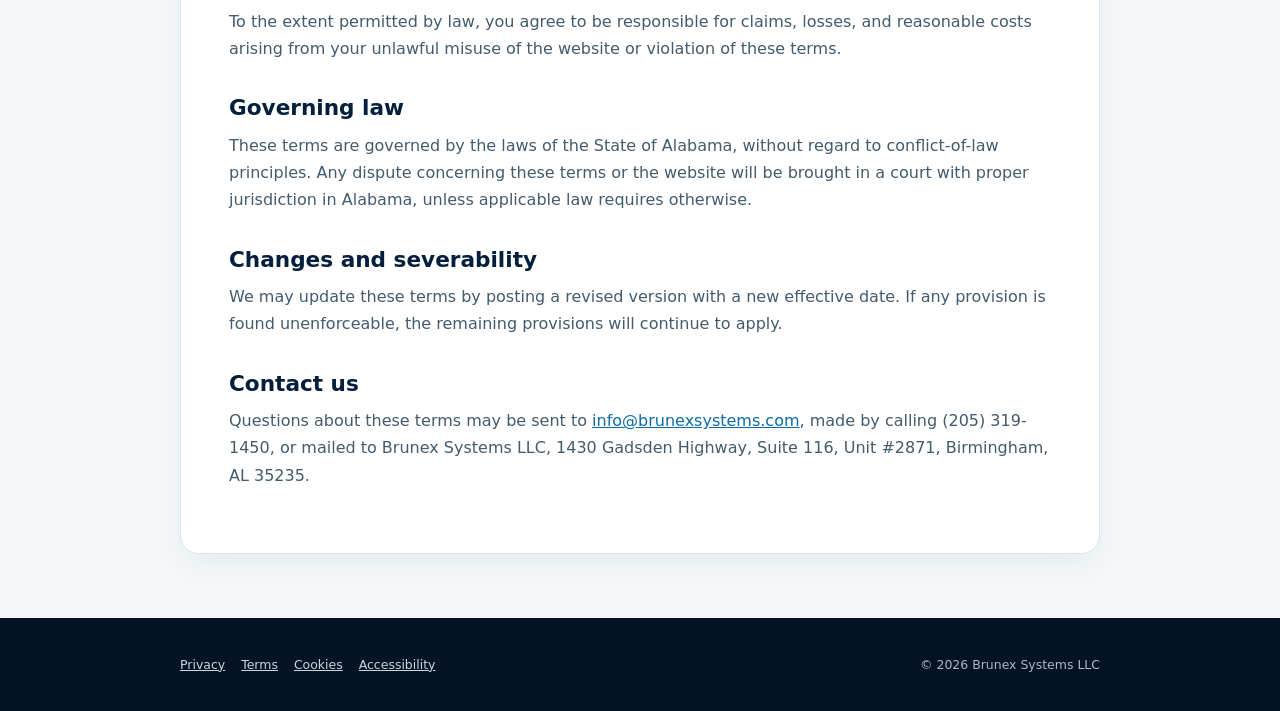
<file: terms.html>
<!doctype html>
<html lang="en">
<head>
  <meta charset="utf-8">
  <meta name="viewport" content="width=device-width, initial-scale=1">
  <meta name="description" content="Terms of Use for the Brunex Systems LLC website.">
  <title>Terms of Use | Brunex Systems LLC</title>
  <link rel="stylesheet" href="policy.css">
</head>
<body>
  <header class="site-header"><div class="container header-inner"><a class="brand" href="index.html"><span class="brand-name">BRUNEX SYSTEMS</span><span class="brand-legal">LLC</span></a><a class="home-link" href="index.html">Back to Home</a></div></header>
  <main>
    <section class="hero"><div class="container"><div class="eyebrow">Brunex Systems LLC</div><h1>Terms of Use</h1><p class="updated">Effective August 11, 2026</p></div></section>
    <article class="container policy">
      <p class="summary">These terms govern use of the Brunex Systems LLC informational website. Using the site means you agree to these terms.</p>
      <h2>Informational purpose</h2>
      <p>The website provides general information about Brunex Systems LLC and ways to contact us. Website content is not a binding proposal, professional advice, warranty, or guarantee of any result. Any services, deliverables, prices, schedules, confidentiality duties, or other commitments must be established in a separate written agreement.</p>
      <h2>Permitted use</h2>
      <p>You may use the website for lawful informational and business purposes. You may not attempt to disrupt the site, gain unauthorized access, introduce malicious code, misrepresent your identity, infringe rights, or use website content in violation of applicable law.</p>
      <h2>Intellectual property</h2>
      <p>The website's design, text, graphics, branding, logos, and other original content are owned by Brunex Systems LLC or used with permission and are protected by applicable intellectual-property laws. You may view and print reasonable portions for your own internal, noncommercial reference. No other license is granted without written permission.</p>
      <h2>Third-party services and links</h2>
      <p>The website may rely on or link to third-party services. Brunex Systems LLC does not control and is not responsible for third-party content, availability, security, or privacy practices. A link does not imply endorsement.</p>
      <h2>No warranties</h2>
      <p>To the fullest extent permitted by law, the website is provided “as is” and “as available.” Brunex Systems LLC disclaims warranties of accuracy, completeness, merchantability, fitness for a particular purpose, noninfringement, availability, and security. We may change or discontinue website content without notice.</p>
      <h2>Limitation of liability</h2>
      <p>To the fullest extent permitted by law, Brunex Systems LLC and its owners, personnel, and service providers will not be liable for indirect, incidental, special, consequential, exemplary, or punitive damages arising from use of, inability to use, or reliance on the website. These limitations do not exclude liability that cannot lawfully be limited.</p>
      <h2>Indemnification</h2>
      <p>To the extent permitted by law, you agree to be responsible for claims, losses, and reasonable costs arising from your unlawful misuse of the website or violation of these terms.</p>
      <h2>Governing law</h2>
      <p>These terms are governed by the laws of the State of Alabama, without regard to conflict-of-law principles. Any dispute concerning these terms or the website will be brought in a court with proper jurisdiction in Alabama, unless applicable law requires otherwise.</p>
      <h2>Changes and severability</h2>
      <p>We may update these terms by posting a revised version with a new effective date. If any provision is found unenforceable, the remaining provisions will continue to apply.</p>
      <h2>Contact us</h2>
      <p>Questions about these terms may be sent to <a href="mailto:info@brunexsystems.com">info@brunexsystems.com</a>, made by calling (205) 319-1450, or mailed to Brunex Systems LLC, 1430 Gadsden Highway, Suite 116, Unit #2871, Birmingham, AL 35235.</p>
    </article>
  </main>
  <footer class="site-footer"><div class="container footer-inner"><nav class="footer-links" aria-label="Policies"><a href="privacy.html">Privacy</a><a href="terms.html">Terms</a><a href="cookies.html">Cookies</a><a href="accessibility.html">Accessibility</a></nav><div class="copyright">© 2026 Brunex Systems LLC</div></div></footer>
</body>
</html>
</file>
<file: policy.css>
:root {
  --navy: #062f59;
  --navy-deep: #031f3d;
  --blue: #0b6ca8;
  --slate: #68869a;
  --ink: #0f2940;
  --text: #425b6d;
  --line: #dbe5eb;
  --soft: #f4f8fa;
  --white: #ffffff;
}

* { box-sizing: border-box; }
html { scroll-behavior: smooth; }
body {
  margin: 0;
  background: var(--soft);
  color: var(--ink);
  font-family: Inter, system-ui, -apple-system, BlinkMacSystemFont, "Segoe UI", sans-serif;
  line-height: 1.7;
  -webkit-font-smoothing: antialiased;
}
a { color: var(--blue); }
a:hover { color: var(--navy-deep); }
a:focus-visible { outline: 3px solid #5bb6ee; outline-offset: 3px; }
.container { width: min(920px, calc(100% - 2rem)); margin: 0 auto; }
.site-header {
  background: rgba(255,255,255,.97);
  border-bottom: 1px solid var(--line);
}
.header-inner {
  min-height: 76px;
  display: flex;
  align-items: center;
  justify-content: space-between;
  gap: 1.25rem;
}
.brand { color: var(--navy-deep); text-decoration: none; }
.brand-name { display: block; font-weight: 800; letter-spacing: .08em; }
.brand-legal { display: block; margin-top: .15rem; color: var(--slate); font-size: .68rem; font-weight: 700; letter-spacing: .17em; }
.home-link {
  padding: .55rem .9rem;
  border: 1px solid var(--line);
  border-radius: .65rem;
  color: var(--navy);
  font-size: .84rem;
  font-weight: 700;
  text-decoration: none;
}
.hero {
  padding: 4.5rem 0 3.5rem;
  background: radial-gradient(circle at 85% 18%, rgba(11,108,168,.12), transparent 30%), #fff;
  border-bottom: 1px solid var(--line);
}
.eyebrow { color: var(--blue); font-size: .75rem; font-weight: 800; letter-spacing: .13em; text-transform: uppercase; }
h1 { margin: .55rem 0 0; color: var(--navy-deep); font-size: clamp(2.35rem, 6vw, 4rem); line-height: 1.1; letter-spacing: -.04em; }
.updated { margin: 1rem 0 0; color: var(--slate); font-size: .9rem; }
.policy { margin: 2.25rem auto 4rem; padding: clamp(1.4rem, 4vw, 3rem); background: #fff; border: 1px solid var(--line); border-radius: 1.15rem; box-shadow: 0 12px 35px rgba(20,52,72,.06); }
.summary { margin: 0 0 2rem; padding: 1.15rem 1.25rem; background: #edf5f9; border-left: 4px solid var(--blue); color: var(--navy); }
h2 { margin: 2rem 0 .55rem; color: var(--navy-deep); font-size: 1.35rem; line-height: 1.3; }
h2:first-of-type { margin-top: 0; }
p, ul { margin: .6rem 0 1rem; color: var(--text); }
ul { padding-left: 1.35rem; }
li + li { margin-top: .4rem; }
.site-footer { padding: 2.25rem 0; background: #021426; color: #a8bbc7; }
.footer-inner { display: flex; justify-content: space-between; gap: 1.5rem; flex-wrap: wrap; }
.footer-links { display: flex; flex-wrap: wrap; gap: .55rem 1rem; }
.footer-links a { color: #c9d6de; font-size: .78rem; }
.copyright { font-size: .78rem; }
@media (max-width: 600px) {
  .header-inner { min-height: 68px; }
  .hero { padding: 3.5rem 0 2.75rem; }
  .policy { margin-top: 1rem; border-radius: .85rem; }
}
</file>
